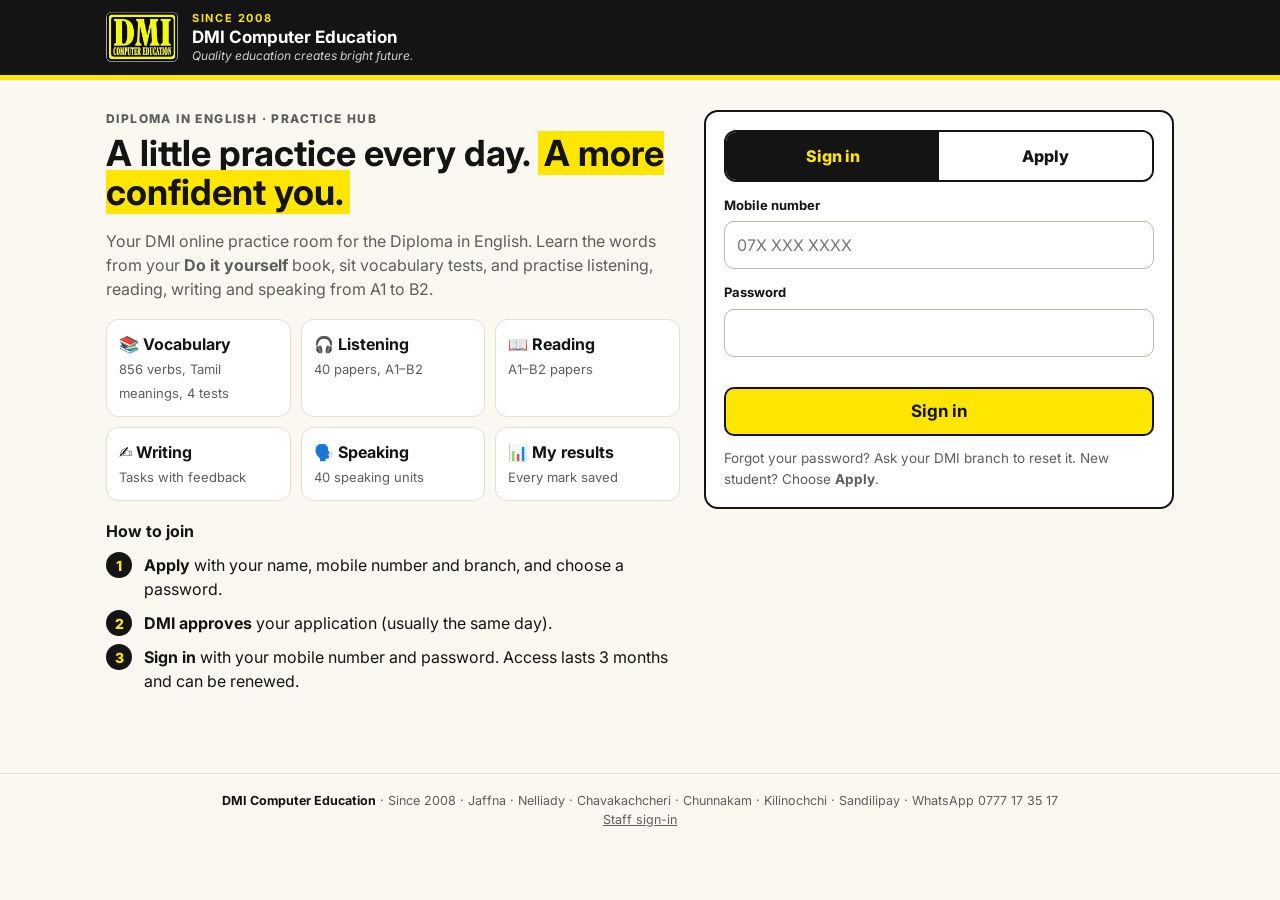
<file: index.html>
<!doctype html>
<html lang="en">
<head>
<meta charset="utf-8">
<meta name="viewport" content="width=device-width, initial-scale=1">
<title>DMI Diploma in English – Practice Hub</title>
<meta name="description" content="DMI Computer Education – Diploma in English practice hub: vocabulary, listening, reading, writing and speaking.">
<link rel="icon" href="assets/dmi-logo.png">
<link rel="preconnect" href="https://fonts.googleapis.com"><link rel="preconnect" href="https://fonts.gstatic.com" crossorigin>
<link href="https://fonts.googleapis.com/css2?family=Inter:wght@400;500;600;700;800&family=Noto+Sans+Tamil:wght@400;600;700&display=swap" rel="stylesheet">
<link rel="stylesheet" href="assets/style.css">
<style>
.hero{display:grid;grid-template-columns:1.1fr .9fr;gap:24px;align-items:start;padding-top:10px}
@media(max-width:860px){.hero{grid-template-columns:1fr}}
.hero h2{font-size:36px;line-height:1.1;margin:6px 0 10px}
.hero h2 em{font-style:normal;background:var(--y);padding:0 6px}
.skills{display:grid;grid-template-columns:repeat(auto-fill,minmax(150px,1fr));gap:10px;margin:18px 0}
.skills div{background:#fff;border:1px solid var(--line);border-radius:12px;padding:12px}
.skills b{display:block}
.skills span{font-size:13px;color:var(--muted)}
.steps{counter-reset:s;list-style:none;padding:0;margin:0}
.steps li{counter-increment:s;padding-left:38px;position:relative;margin:10px 0}
.steps li:before{content:counter(s);position:absolute;left:0;top:-1px;width:26px;height:26px;border-radius:50%;background:var(--ink);color:var(--y);font-weight:800;display:grid;place-items:center;font-size:14px}
.tabs{display:grid;grid-template-columns:1fr 1fr;border:2px solid var(--ink);border-radius:12px;overflow:hidden;margin-bottom:6px}
.tabs button{appearance:none;font:inherit;font-weight:800;padding:12px;border:0;background:#fff;cursor:pointer;color:var(--ink)}
.tabs button[aria-selected=true]{background:var(--ink);color:var(--y)}
.two{display:grid;grid-template-columns:1fr 1fr;gap:0 12px}
@media(max-width:520px){.two{grid-template-columns:1fr}}
</style>
</head>
<body>
<header class="top"><div class="in">
  <img src="assets/dmi-logo.png" alt="DMI Computer Education logo">
  <div><small>SINCE 2008</small><h1>DMI Computer Education</h1><div class="muted" style="color:#cfcfcf;font-size:12px;font-style:italic">Quality education creates bright future.</div></div>
</div></header>
<main class="wrap">
  <div class="hero">
    <section>
      <div class="eyebrow">Diploma in English · Practice Hub</div>
      <h2>A little practice every day. <em>A more confident you.</em></h2>
      <p class="muted">Your DMI online practice room for the Diploma in English. Learn the words from your <b>Do it yourself</b> book, sit vocabulary tests, and practise listening, reading, writing and speaking from A1 to B2.</p>
      <div class="skills">
        <div><b>📚 Vocabulary</b><span>856 verbs, Tamil meanings, 4 tests</span></div>
        <div><b>🎧 Listening</b><span>40 papers, A1–B2</span></div>
        <div><b>📖 Reading</b><span>A1–B2 papers</span></div>
        <div><b>✍️ Writing</b><span>Tasks with feedback</span></div>
        <div><b>🗣️ Speaking</b><span>40 speaking units</span></div>
        <div><b>📊 My results</b><span>Every mark saved</span></div>
      </div>
      <b>How to join</b>
      <ol class="steps">
        <li><b>Apply</b> with your name, mobile number and branch, and choose a password.</li>
        <li><b>DMI approves</b> your application (usually the same day).</li>
        <li><b>Sign in</b> with your mobile number and password. Access lasts 3 months and can be renewed.</li>
      </ol>
    </section>
    <section class="card" style="border:2px solid var(--ink)">
      <div class="tabs" role="tablist">
        <button role="tab" id="tIn" aria-selected="true" aria-controls="fIn">Sign in</button>
        <button role="tab" id="tAp" aria-selected="false" aria-controls="fAp">Apply</button>
      </div>
      <div id="notReady" class="msg warn" hidden>The hub is being set up. Please check again soon.</div>

      <form id="fIn" role="tabpanel" aria-labelledby="tIn" novalidate>
        <label for="inM">Mobile number</label>
        <input type="tel" id="inM" autocomplete="username" inputmode="tel" placeholder="07X XXX XXXX">
        <label for="inP">Password</label>
        <input type="password" id="inP" autocomplete="current-password">
        <div class="err" id="inErr" role="alert"></div>
        <button class="btn pri" style="width:100%;font-size:17px" id="inBtn">Sign in</button>
        <p class="muted" style="font-size:13.5px;margin:12px 0 0">Forgot your password? Ask your DMI branch to reset it. New student? Choose <b>Apply</b>.</p>
      </form>

      <form id="fAp" role="tabpanel" aria-labelledby="tAp" novalidate hidden>
        <label for="apN">Full name</label>
        <input type="text" id="apN" autocomplete="name" maxlength="80">
        <div class="two">
          <div><label for="apM">Mobile number (WhatsApp)</label><input type="tel" id="apM" autocomplete="tel" inputmode="tel" placeholder="07X XXX XXXX"></div>
          <div><label for="apE">Email (optional)</label><input type="email" id="apE" autocomplete="email" maxlength="100"></div>
        </div>
        <div class="two">
          <div><label for="apB">Branch</label><select id="apB"></select></div>
          <div><label for="apR">DMI registration no. (if you have one)</label><input type="text" id="apR" maxlength="30" autocomplete="off"></div>
        </div>
        <label for="apC">Course</label><select id="apC"></select>
        <div class="two">
          <div><label for="apP">Choose a password</label><input type="password" id="apP" autocomplete="new-password" minlength="6"></div>
          <div><label for="apP2">Type it again</label><input type="password" id="apP2" autocomplete="new-password"></div>
        </div>
        <div class="err" id="apErr" role="alert"></div>
        <button class="btn pri" style="width:100%;font-size:17px" id="apBtn">Send application</button>
      </form>
      <div id="apDone" hidden>
        <div class="msg ok" style="font-size:16px">✓ Application sent.</div>
        <p>DMI will check and approve your application. Then sign in with your mobile number and the password you chose.</p>
        <p class="muted">Need it quickly? WhatsApp <b class="hl"></b>.</p>
        <button class="btn" id="apBack">Back to sign in</button>
      </div>
    </section>
  </div>
</main>
<footer class="foot"><b>DMI Computer Education</b> · Since 2008 · Jaffna · Nelliady · Chavakachcheri · Chunnakam · Kilinochchi · Sandilipay · WhatsApp <span class="hl"></span><br><a href="admin.html">Staff sign-in</a></footer>
<script src="assets/config.js"></script>
<script src="assets/api.js"></script>
<script>
(function(){
var C=DMI_CONFIG,A=DMI_API,$=function(i){return document.getElementById(i)};
if(A.token())location.replace('hub.html');
Array.prototype.forEach.call(document.querySelectorAll('.hl'),function(e){e.textContent=C.HOTLINE});
$('apB').innerHTML='<option value="">Select your branch</option>'+C.BRANCHES.map(function(b){return '<option>'+b+'</option>'}).join('');
$('apC').innerHTML=C.COURSES.map(function(b){return '<option>'+b+'</option>'}).join('');
if(!A.ready())$('notReady').hidden=false;
function tab(ap){$('tIn').setAttribute('aria-selected',!ap);$('tAp').setAttribute('aria-selected',ap);$('fIn').hidden=ap;$('fAp').hidden=!ap;$('apDone').hidden=true}
$('tIn').onclick=function(){tab(false)};$('tAp').onclick=function(){tab(true)};
if(location.hash==='#apply')tab(true);
function mobile(v){var d=v.replace(/\D/g,'');if(d.length===11&&d.indexOf('94')===0)d='0'+d.slice(2);if(d.length===9)d='0'+d;return /^0\d{9}$/.test(d)?d:''}
function busy(b,on,t){b.disabled=on;b.textContent=on?'Please wait…':t}
$('fIn').onsubmit=function(e){e.preventDefault();var m=mobile($('inM').value),p=$('inP').value;
  if(!m){$('inErr').textContent='Please enter your mobile number, e.g. 0771234567.';return}
  if(!p){$('inErr').textContent='Please enter your password.';return}
  $('inErr').textContent='';busy($('inBtn'),true);
  A.call('login',{mobile:m,password:p}).then(function(r){busy($('inBtn'),false,'Sign in');
    if(!r.ok){$('inErr').textContent=r.error;return}
    A.setSession(r.token,r.user);location.replace('hub.html')})};
$('fAp').onsubmit=function(e){e.preventDefault();
  var d={name:$('apN').value.trim(),mobile:mobile($('apM').value),email:$('apE').value.trim(),branch:$('apB').value,regNo:$('apR').value.trim(),course:$('apC').value,password:$('apP').value};
  var er=d.name.length<3?'Please enter your full name.':!d.mobile?'Please enter a valid mobile number, e.g. 0771234567.':(d.email&&!/^\S+@\S+\.\S+$/.test(d.email))?'Please check your email address.':!d.branch?'Please select your branch.':d.password.length<6?'Your password needs at least 6 characters.':d.password!==$('apP2').value?'The two passwords are not the same.':'';
  $('apErr').textContent=er;if(er)return;busy($('apBtn'),true);
  A.call('apply',d).then(function(r){busy($('apBtn'),false,'Send application');
    if(!r.ok){$('apErr').textContent=r.error;return}
    $('fAp').hidden=true;$('apDone').hidden=false;$('inM').value=d.mobile;$('fAp').reset()})};
$('apBack').onclick=function(){tab(false);$('inP').focus()};
})();
</script>
</body>
</html>
</file>
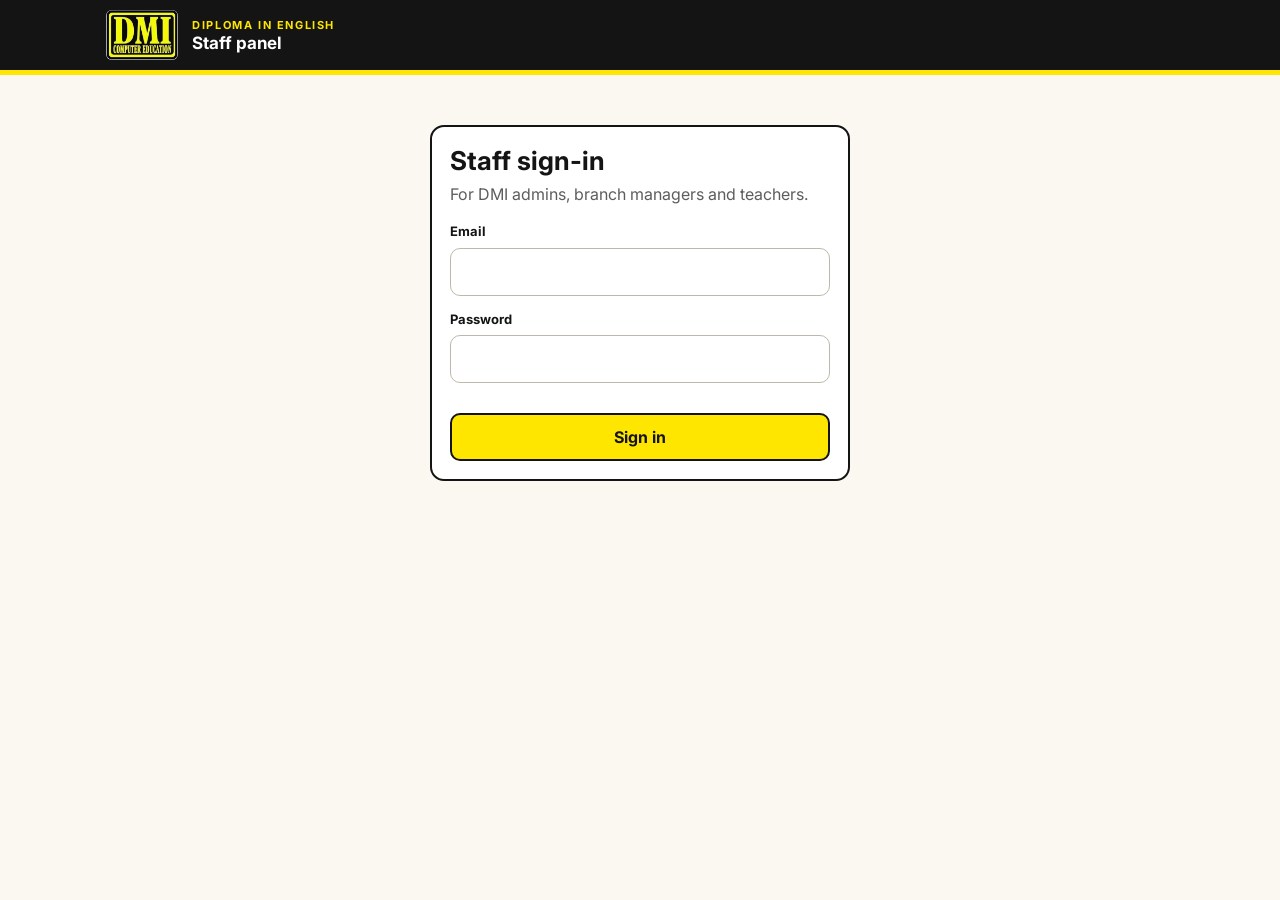
<file: admin.html>
<!doctype html>
<html lang="en">
<head>
<meta charset="utf-8">
<meta name="viewport" content="width=device-width, initial-scale=1">
<meta name="robots" content="noindex">
<title>Staff panel – DMI Diploma in English Hub</title>
<link rel="icon" href="assets/dmi-logo.png">
<link rel="preconnect" href="https://fonts.googleapis.com"><link rel="preconnect" href="https://fonts.gstatic.com" crossorigin>
<link href="https://fonts.googleapis.com/css2?family=Inter:wght@400;500;600;700;800&display=swap" rel="stylesheet">
<link rel="stylesheet" href="assets/style.css">
<style>
.count{background:var(--bad);color:#fff;border-radius:999px;padding:0 7px;font-size:12px;margin-left:4px}
.acts{display:flex;gap:6px;flex-wrap:wrap}
.cards{display:grid;grid-template-columns:repeat(auto-fill,minmax(170px,1fr));gap:12px;margin:14px 0}
.stat{background:#fff;border:1px solid var(--line);border-radius:12px;padding:14px}
.stat b{display:block;font-size:28px;line-height:1.1}
.stat span{font-size:13px;color:var(--muted)}
.stat.warn{border-color:#f0a500;background:#fff8e6}
.pct{display:inline-block;min-width:44px;font-weight:800}
.bar2{height:8px;background:#ece8db;border-radius:6px;overflow:hidden;margin-top:4px;min-width:60px}
.bar2 i{display:block;height:100%;background:var(--ok)}
.bar2.mid i{background:#f0a500}.bar2.low i{background:var(--bad)}
.sub{font-size:12px;color:var(--muted);display:block}
a.rowlink{font-weight:700;text-decoration:none;border-bottom:1.5px solid var(--y)}
a.rowlink:hover{background:var(--y2)}
.skill{background:#fff;border:1px solid var(--line);border-radius:12px;padding:14px}
.skill h4{margin:0 0 6px}
.kv{display:grid;grid-template-columns:auto 1fr;gap:3px 12px;font-size:14px}
.kv span{color:var(--muted)}
form.inline{display:grid;grid-template-columns:repeat(auto-fit,minmax(170px,1fr));gap:0 12px;align-items:end}
tr.sel{background:var(--y2)}
</style>
</head>
<body>
<header class="top"><div class="in">
  <a href="index.html"><img src="assets/dmi-logo.png" alt="DMI Computer Education – hub home"></a>
  <div><small>DIPLOMA IN ENGLISH</small><h1 id="ptitle">Staff panel</h1></div>
  <div class="who" id="who"></div>
</div></header>
<nav class="nav" id="nav" hidden aria-label="Staff sections"><div class="in" id="navin"></div></nav>
<div id="app"><div class="loading">Loading…</div></div>
<script src="assets/config.js"></script>
<script src="assets/staff.js"></script>
</body>
</html>
</file>
<file: assets/style.css>
:root{--ink:#141414;--muted:#5d5d5d;--line:#e3e0d4;--bg:#faf8f1;--card:#fff;--y:#ffe600;--y2:#fff6a8;--ok:#12784a;--okbg:#e4f5ec;--bad:#b3261e;--badbg:#fdeceb;--warnbg:#fff3cd;--r:14px}
*{box-sizing:border-box}
html,body{margin:0}
body{background:var(--bg);color:var(--ink);font-family:Inter,"Noto Sans Tamil",system-ui,sans-serif;line-height:1.5;-webkit-font-smoothing:antialiased}
.ta{font-family:"Noto Sans Tamil",Inter,sans-serif}
a{color:inherit}
[hidden]{display:none!important}
.top{background:var(--ink);color:#fff;border-bottom:5px solid var(--y)}
.top .in{max-width:1100px;margin:0 auto;padding:10px 16px;display:flex;align-items:center;gap:14px;flex-wrap:wrap}
.top img{height:50px;border-radius:6px;display:block}
.top h1{font-size:17px;margin:0;line-height:1.2}
.top small{display:block;color:var(--y);font-weight:700;font-size:11px;letter-spacing:1.6px}
.top .who{margin-left:auto;text-align:right;font-size:13px;line-height:1.3}
.top .who b{display:block;font-size:14px}
.top .who span{color:#cfcfcf}
.nav{background:#222;border-bottom:1px solid #000}
.nav .in{max-width:1100px;margin:0 auto;padding:6px 12px;display:flex;gap:4px;overflow-x:auto;scrollbar-width:thin}
.nav a{flex:none;text-decoration:none;color:#ddd;font-weight:700;font-size:13.5px;padding:8px 12px;border-radius:999px}
.nav a.on,.nav a:hover{background:var(--y);color:var(--ink)}
.wrap{max-width:1100px;margin:0 auto;padding:20px 16px 40px}
.card{background:var(--card);border:1px solid var(--line);border-radius:var(--r);padding:18px}
.btn{appearance:none;font:inherit;font-weight:700;cursor:pointer;border-radius:10px;padding:10px 16px;border:2px solid var(--ink);background:#fff;color:var(--ink);text-decoration:none;display:inline-block;text-align:center}
.btn.pri{background:var(--y)}
.btn.dark{background:var(--ink);color:#fff}
.btn.sm{padding:6px 10px;font-size:13px;border-width:1.5px;border-radius:8px}
.btn.red{border-color:var(--bad);color:var(--bad)}
.btn:disabled{opacity:.45;cursor:not-allowed}
.btn:focus-visible,input:focus-visible,select:focus-visible,textarea:focus-visible,a:focus-visible{outline:3px solid #1b6fe0;outline-offset:2px}
h2{margin:0 0 6px;font-size:26px;line-height:1.2}
h3{margin:0 0 6px}
.muted{color:var(--muted)}
.eyebrow{font-size:12px;font-weight:800;letter-spacing:1.4px;color:var(--muted);text-transform:uppercase;margin-bottom:4px}
.chips{display:flex;flex-wrap:wrap;gap:8px}
.chip{appearance:none;font:inherit;font-size:13px;font-weight:700;border:1.5px solid var(--line);background:#fff;border-radius:999px;padding:7px 12px;cursor:pointer;color:var(--ink);text-decoration:none}
.chip.on{background:var(--ink);color:var(--y);border-color:var(--ink)}
label{display:block;font-size:13px;font-weight:700;margin:14px 0 6px}
input[type=text],input[type=tel],input[type=email],input[type=password],input[type=search],input[type=number],select,textarea{width:100%;font:inherit;font-size:16px;padding:11px 12px;border:1.5px solid #bdb9aa;border-radius:10px;background:#fff;color:var(--ink)}
textarea{min-height:240px;resize:vertical;line-height:1.6}
.err{color:var(--bad);font-weight:700;font-size:14px;margin-top:10px;min-height:20px}
.msg{padding:12px 14px;border-radius:10px;font-weight:600;font-size:14.5px;margin:10px 0}
.msg.ok{background:var(--okbg);color:var(--ok)}
.msg.warn{background:var(--warnbg);color:#6b4e00}
.msg.bad{background:var(--badbg);color:var(--bad)}
.grid{display:grid;grid-template-columns:repeat(auto-fill,minmax(230px,1fr));gap:14px}
.tile{display:block;text-decoration:none;background:#fff;border:1.5px solid var(--line);border-radius:var(--r);padding:16px;transition:transform .12s,border-color .12s}
.tile:hover{transform:translateY(-2px);border-color:var(--ink)}
.tile.y{background:var(--y);border-color:var(--ink)}
.tile .ic{font-size:26px;line-height:1}
.tile b{display:block;font-size:17px;margin:8px 0 2px}
.tile span{font-size:13.5px;color:var(--muted)}
.tile.y span{color:var(--ink)}
.tile.done{border-color:var(--ok);background:var(--okbg)}
.badge{display:inline-block;font-size:11.5px;font-weight:800;padding:2px 8px;border-radius:999px;background:var(--ink);color:var(--y);vertical-align:middle}
.badge.ok{background:var(--ok);color:#fff}
.badge.grey{background:#e6e3d8;color:var(--ink)}
.badge.warn{background:#f0a500;color:#fff}
.badge.bad{background:var(--bad);color:#fff}
.foot{border-top:1px solid var(--line);margin-top:30px;padding:18px 16px;text-align:center;font-size:12.5px;color:var(--muted)}
.foot b{color:var(--ink)}
table.t{width:100%;border-collapse:collapse;font-size:14px;background:#fff}
table.t th,table.t td{border-bottom:1px solid var(--line);padding:8px 10px;text-align:left;vertical-align:top}
table.t th{background:#f1eee3;font-size:12.5px;text-transform:uppercase;letter-spacing:.5px;position:sticky;top:0}
.tbl{overflow-x:auto;border:1px solid var(--line);border-radius:12px}
.bar{display:flex;gap:10px;flex-wrap:wrap;align-items:center;margin:12px 0}
.bar input,.bar select{width:auto;flex:1;min-width:160px}
/* questions */
.qq{background:#fff;border:1px solid var(--line);border-radius:12px;padding:14px 16px;margin:0 0 10px}
.qq.miss{border-color:var(--bad);box-shadow:0 0 0 2px var(--badbg)}
.qq .t{font-size:16.5px;margin:0 0 4px;font-weight:600}
.qq .t b{background:var(--y2);padding:0 4px;border-radius:4px}
.ops{display:grid;grid-template-columns:1fr 1fr;gap:8px;margin-top:8px}
.ops.one{grid-template-columns:1fr}
.ops label{margin:0;display:flex;gap:8px;align-items:center;border:1.5px solid #bdb9aa;border-radius:10px;padding:10px 12px;font-size:15.5px;font-weight:500;cursor:pointer;background:#fff}
.ops input{accent-color:#141414;width:18px;height:18px;flex:none}
.ops label:has(input:checked){background:var(--y);border-color:var(--ink)}
.ops label.right{background:var(--okbg)!important;border-color:var(--ok)!important;font-weight:700}
.ops label.right span:after{content:"  ✓ correct";color:var(--ok);font-size:13px}
.ops label.wrong{background:var(--badbg)!important;border-color:var(--bad)!important}
.ops label.wrong span:after{content:"  ✗ your answer";color:var(--bad);font-size:13px;font-weight:700}
.why{font-size:14px;margin-top:8px;padding:8px 10px;background:#f6f4ec;border-radius:8px}
@media(max-width:620px){.ops{grid-template-columns:1fr}.top .who{margin-left:0;text-align:left;width:100%}}
.sec{margin:22px 0 10px;padding:10px 14px;background:var(--ink);color:#fff;border-radius:10px;font-weight:800}
.sec small{display:block;font-weight:600;color:var(--y);font-size:12.5px}
.stick{position:sticky;top:0;z-index:5;background:var(--ink);color:#fff;border-bottom:4px solid var(--y)}
.stick .in{max-width:1100px;margin:0 auto;padding:9px 16px;display:flex;gap:14px;align-items:center;flex-wrap:wrap;font-weight:700;font-size:14px}
.stick .grow{flex:1;min-width:150px;white-space:nowrap;overflow:hidden;text-overflow:ellipsis}
.timer{background:var(--y);color:var(--ink);border-radius:8px;padding:4px 12px;font-size:18px;font-variant-numeric:tabular-nums}
.timer.low{background:#ff5a4d;color:#fff}
.nosel{user-select:none;-webkit-user-select:none}
.modal{position:fixed;inset:0;background:rgba(0,0,0,.55);display:flex;align-items:center;justify-content:center;padding:16px;z-index:30}
.modal .card{max-width:460px;width:100%;max-height:90vh;overflow:auto}
.score{font-size:60px;font-weight:800;line-height:1;text-align:center;margin:10px 0 0}
.score small{font-size:22px;color:var(--muted)}
.audio{display:flex;gap:10px;align-items:center;flex-wrap:wrap;background:#fff;border:1.5px solid var(--ink);border-radius:12px;padding:12px 14px;margin:10px 0}
.passage{background:#fff;border:1px solid var(--line);border-left:6px solid var(--y);border-radius:12px;padding:14px 18px;margin:10px 0 14px;font-size:16px;line-height:1.7;white-space:pre-line}
.split{display:grid;grid-template-columns:1fr 1fr;gap:16px}
@media(max-width:820px){.split{grid-template-columns:1fr}}
/* vocabulary word card */
.w{background:#fff;border:1px solid var(--line);border-left:6px solid var(--y);border-radius:12px;padding:14px 16px;margin-bottom:10px}
.w.done{border-left-color:var(--ok)}
.w .hd{display:flex;align-items:baseline;gap:10px;flex-wrap:wrap}
.w .num{font-size:12px;color:var(--muted);font-weight:700;min-width:34px}
.w .word{font-size:21px;font-weight:800}
.w .mean{font-size:18px;font-weight:600}
.w .acts{margin-left:auto;display:flex;gap:6px}
.forms{display:grid;grid-template-columns:repeat(5,1fr);gap:6px;margin:10px 0}
.forms div{background:var(--bg);border-radius:8px;padding:6px 8px;font-weight:700;font-size:14.5px;overflow-wrap:anywhere}
.forms small{display:block;font-size:10.5px;font-weight:700;color:var(--muted);letter-spacing:.4px;text-transform:uppercase}
.ex{border-top:1px dashed var(--line);padding-top:8px;font-size:15.5px}
.ex mark{background:var(--y2);font-weight:700;padding:0 3px;border-radius:3px}
@media(max-width:620px){.forms{grid-template-columns:repeat(2,1fr)}}
.flash{min-height:280px;display:flex;flex-direction:column;align-items:center;justify-content:center;text-align:center;cursor:pointer;border:2px solid var(--ink);user-select:none}
.flash .word{font-size:38px;font-weight:800}
.flash .mean{font-size:24px;font-weight:700;margin:6px 0 10px}
.row{display:flex;gap:10px;justify-content:center;flex-wrap:wrap;margin-top:14px}
.fb h4{margin:14px 0 6px}
.fb ul{margin:0;padding-left:20px}
.loading{padding:40px;text-align:center;color:var(--muted);font-weight:600}
@media print{.top,.nav,.foot,.noprint{display:none!important}body{background:#fff}}
/* writing results */
.wtype{font-size:12px!important;font-weight:800;letter-spacing:1px;text-transform:uppercase}
details.card{margin:10px 0}details.card>summary{cursor:pointer;font-weight:700}
.wres{margin:12px 0}
.wscore{display:flex;gap:18px;align-items:center;flex-wrap:wrap;border:2px solid var(--ink);border-radius:var(--r);padding:16px 18px;background:#fff}
.wscore .big{font-size:52px;font-weight:900;line-height:1}.wscore .big small{font-size:20px;color:var(--muted);font-weight:700}
.wscore.ok{background:var(--okbg)}.wscore.mid{background:var(--y2)}.wscore.low{background:var(--badbg)}
.wbars{display:grid;gap:8px;margin:14px 0}
.wbar{display:grid;grid-template-columns:170px 1fr 52px;gap:10px;align-items:center;font-size:14px}
.wbar .track{height:12px;border-radius:99px;background:#ece9dd;overflow:hidden}.wbar .track i{display:block;height:100%;background:var(--ink);border-radius:99px}
.wbar b{text-align:right}
@media(max-width:560px){.wbar{grid-template-columns:1fr 44px}.wbar .track{grid-column:1/3;grid-row:2}}
.wpts{list-style:none;padding:0}.wpts li{padding:3px 0}.wpts li.y{color:var(--ok)}.wpts li.n{color:var(--bad);font-weight:700}
.wcorr li{margin-bottom:10px}
.wres del,.wdiff del{background:var(--badbg);color:var(--bad);text-decoration:line-through;border-radius:4px;padding:0 3px}
.wres ins,.wdiff ins{background:var(--okbg);color:var(--ok);text-decoration:none;font-weight:700;border-radius:4px;padding:0 3px}
.wtag{display:inline-block;font-size:11px;font-weight:800;text-transform:uppercase;letter-spacing:.8px;background:#ece9dd;border-radius:6px;padding:1px 6px;margin-left:4px}
.wdiff{line-height:1.9}
</file>
